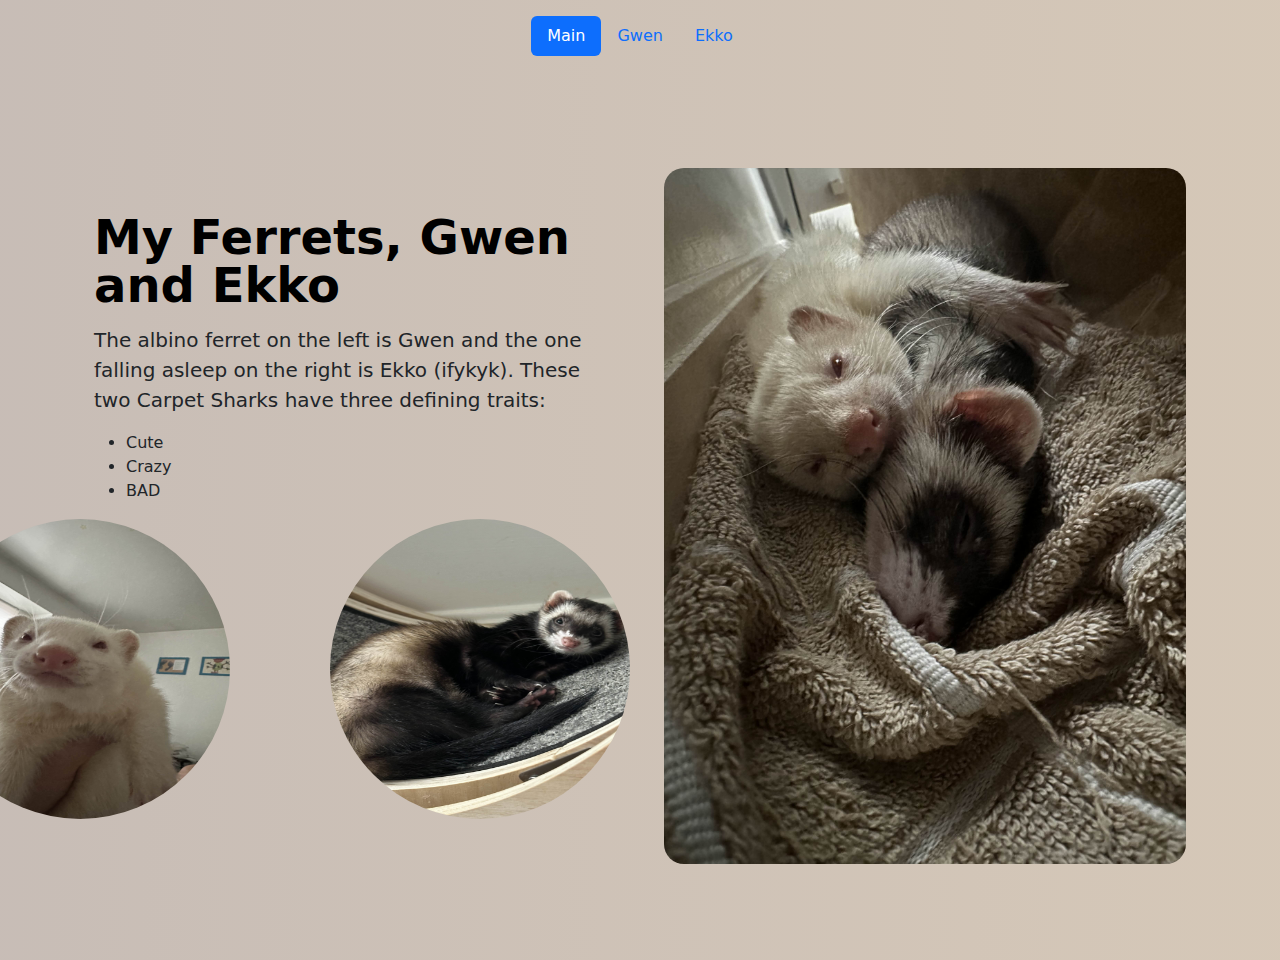
<file: index.html>
<!DOCTYPE html>
<html lang="en">
    <head>
        <meta charset="UTF-8">
        <title>Gwen and Ekko</title>

        <link href="https://cdn.jsdelivr.net/npm/bootstrap@5.3.3/dist/css/bootstrap.min.css" rel="stylesheet" integrity="sha384-QWTKZyjpPEjISv5WaRU9OFeRpok6YctnYmDr5pNlyT2bRjXh0JMhjY6hW+ALEwIH" crossorigin="anonymous">
    
        

        <div class="container">
            <header class="d-flex justify-content-center py-3">
              <ul class="nav nav-pills">
                <li class="nav-item"><a href="index.html" class="nav-link active" aria-current="page">Main</a></li>
                <li class="nav-item"><a href="Gwen.html" class="nav-link">Gwen</a></li>
                <li class="nav-item"><a href="Ekko.html" class="nav-link">Ekko</a></li>
              </ul>
            </header>
          </div>

          <link rel="stylesheet" href="style.css">
    </head>

    <body>
        <div class="container col-xxl-8 px-4 py-5">
            <div class="row flex-lg-row-reverse align-items-center g-5 py-5">
              <div class="col-10 col-sm-8 col-lg-6">
                <img src="./photos/gweenekkko.jpg" class="d-block mx-lg-auto img-fluid main-img" alt="Albino Ferret has arm over brown and white ferret while laying down sleeping" width="700" height="500" loading="lazy">
              </div>
              <div class="col-lg-6">
                <h1 class="display-5 fw-bold text-body-emphasis lh-1 mb-3">My Ferrets, Gwen and Ekko</h1>
                <p class="lead">The albino ferret on the left is Gwen and the one falling asleep on the right is Ekko (ifykyk). These two Carpet Sharks have three defining traits:</p>
                <ul>
                  <li>Cute</li>
                  <li>Crazy</li>
                  <li>BAD</li>
                </ul>

                
                <div class="col-lg-6 mx-auto">
                  <div class="d-grid d-sm-flex preview-imgs">
                  <a href="Gwen.html"><img src="./photos/gweeners.jpg" class= "Gwen preview-imgs" height="300px" width="300px"></a>
                  <a href="Ekko.html"><img src="./photos/ekkobear.jpg" class= "Ekko preview-imgs" height="300px" width="300px"></a>
                  </div>
                </div>
              </div>
            </div>
          </div>

          
    </body>
</html>
</file>
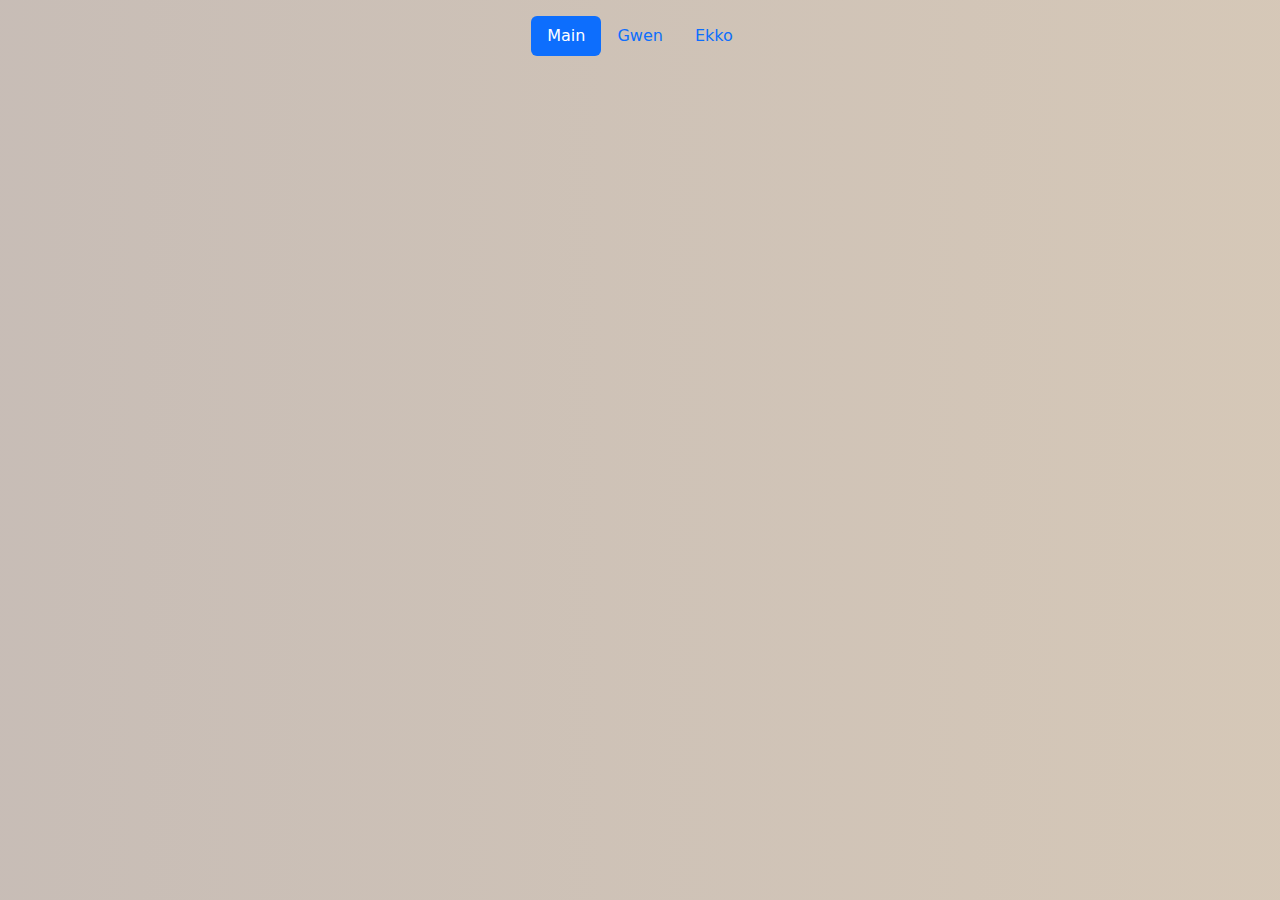
<file: Ekko.html>
<!DOCTYPE html>
<html lang="en">
    <head>
        <meta charset="UTF-8">
        <title>EkkoBear</title>

        <link href="https://cdn.jsdelivr.net/npm/bootstrap@5.3.3/dist/css/bootstrap.min.css" rel="stylesheet" integrity="sha384-QWTKZyjpPEjISv5WaRU9OFeRpok6YctnYmDr5pNlyT2bRjXh0JMhjY6hW+ALEwIH" crossorigin="anonymous">
    
        

        <div class="container">
            <header class="d-flex justify-content-center py-3">
              <ul class="nav nav-pills">
                <li class="nav-item"><a href="index.html" class="nav-link active" aria-current="page">Main</a></li>
                <li class="nav-item"><a href="Gwen.html" class="nav-link">Gwen</a></li>
                <li class="nav-item"><a href="Ekko.html" class="nav-link">Ekko</a></li>
              </ul>
            </header>
          </div>

          <link rel="stylesheet" href="style.css">
    </head>
</file>
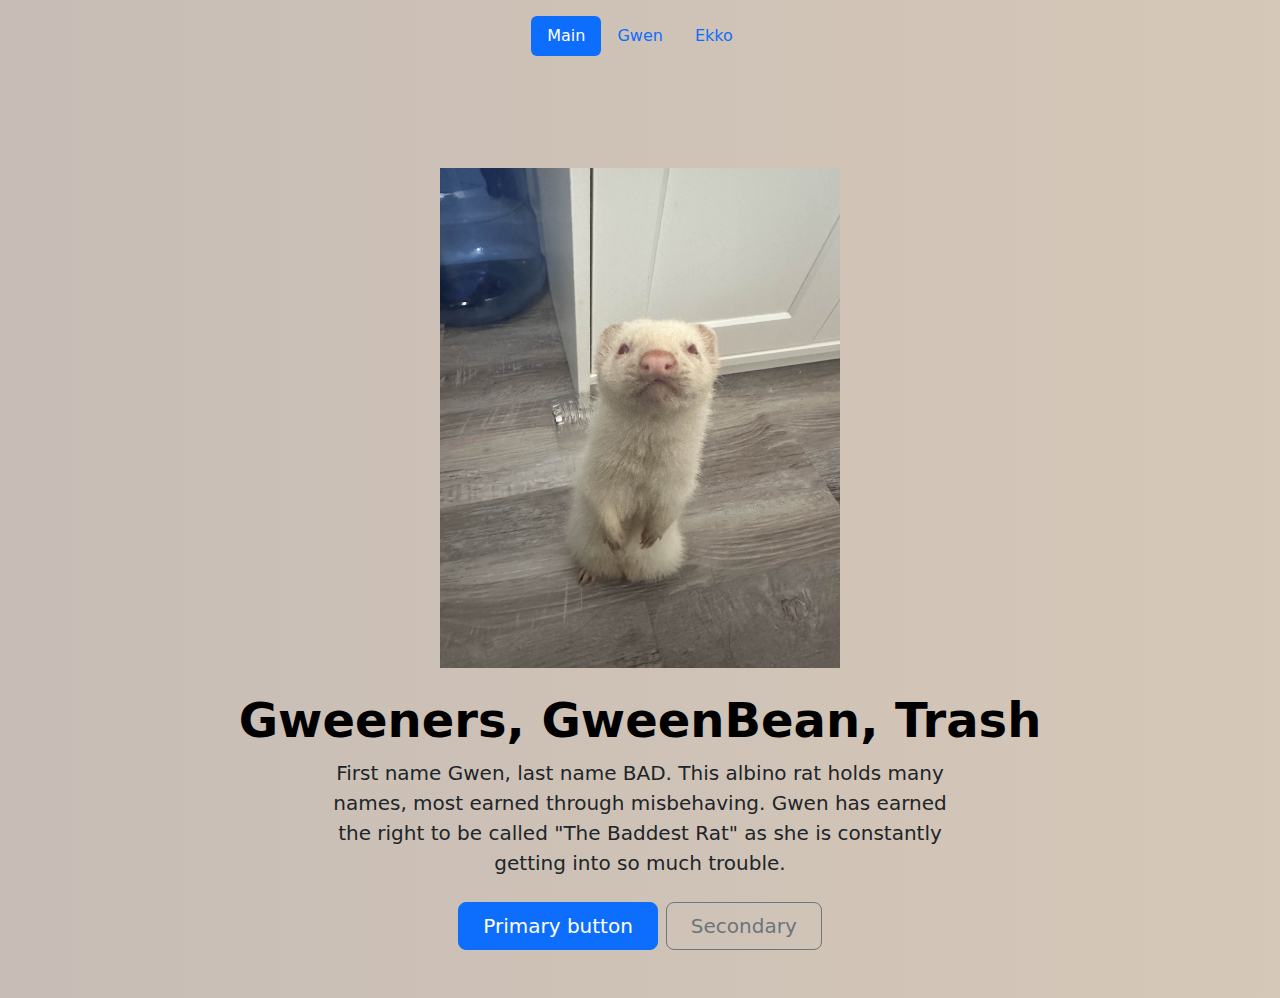
<file: Gwen.html>
<!DOCTYPE html>
<html lang="en">
    <head>
        <meta charset="UTF-8">
        <title>GweenBean</title>

        <link href="https://cdn.jsdelivr.net/npm/bootstrap@5.3.3/dist/css/bootstrap.min.css" rel="stylesheet" integrity="sha384-QWTKZyjpPEjISv5WaRU9OFeRpok6YctnYmDr5pNlyT2bRjXh0JMhjY6hW+ALEwIH" crossorigin="anonymous">
    
        

        <div class="container">
            <header class="d-flex justify-content-center py-3">
              <ul class="nav nav-pills">
                <li class="nav-item"><a href="index.html" class="nav-link active" aria-current="page">Main</a></li>
                <li class="nav-item"><a href="Gwen.html" class="nav-link">Gwen</a></li>
                <li class="nav-item"><a href="Ekko.html" class="nav-link">Ekko</a></li>
              </ul>
            </header>
          </div>

          <link rel="stylesheet" href="style.css">
    </head>

    <body>
        <div class="px-4 py-5 my-5 text-center">
            <img class="d-block mx-auto mb-4" src="./photos/Gwen standin.jpg" alt="" width="400vh" height="500vh">
            <h1 class="display-5 fw-bold text-body-emphasis">Gweeners, GweenBean, Trash</h1>
            <div class="col-lg-6 mx-auto">
              <p class="lead mb-4">First name Gwen, last name BAD. This albino rat holds many names, most earned through misbehaving. Gwen has earned the right to be called "The Baddest Rat" as she is constantly getting into so much trouble.</p>
              <div class="d-grid gap-2 d-sm-flex justify-content-sm-center">
                <button type="button" class="btn btn-primary btn-lg px-4 gap-3">Primary button</button>
                <button type="button" class="btn btn-outline-secondary btn-lg px-4">Secondary</button>
              </div>
            </div>
          </div>

    </body>

</html>
</file>
<file: style.css>
body {
    height: 100vh;
    margin: 0;
    background: linear-gradient(270deg, #ffe8bc, #3d180049);
    background-size: 400% 400%;
    animation: gradient 4s ease infinite;
}

@keyframes gradient {
    0% { background-position: 0% 50%; }
    50% { background-position: 100% 50%; }
    100% { background-position: 0% 50%; }
}

.main-img {
    border-radius: 20px;
}

.preview-imgs{
    display: flex;
    gap: 100px;
    justify-content: center;
    border-radius: 150px;
}

.Ekko {
    margin-right: 150px;
}
</file>
